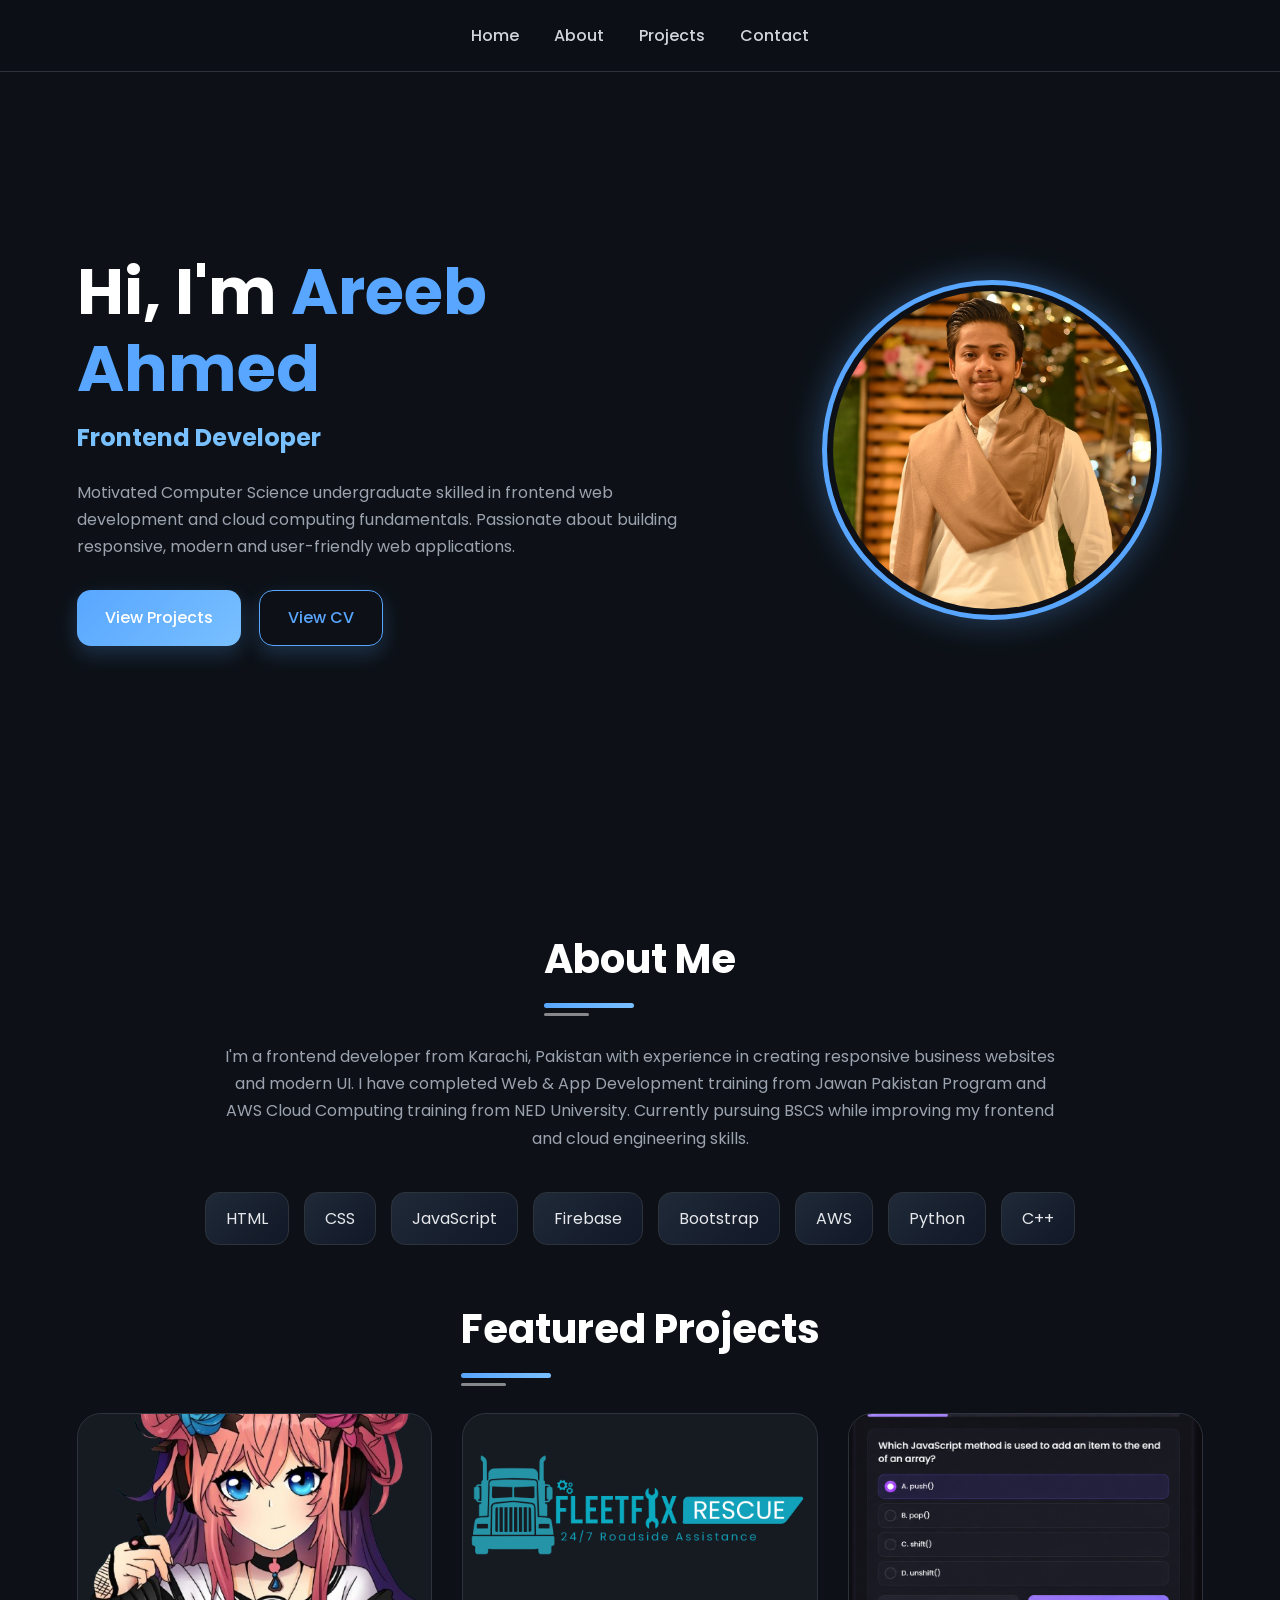
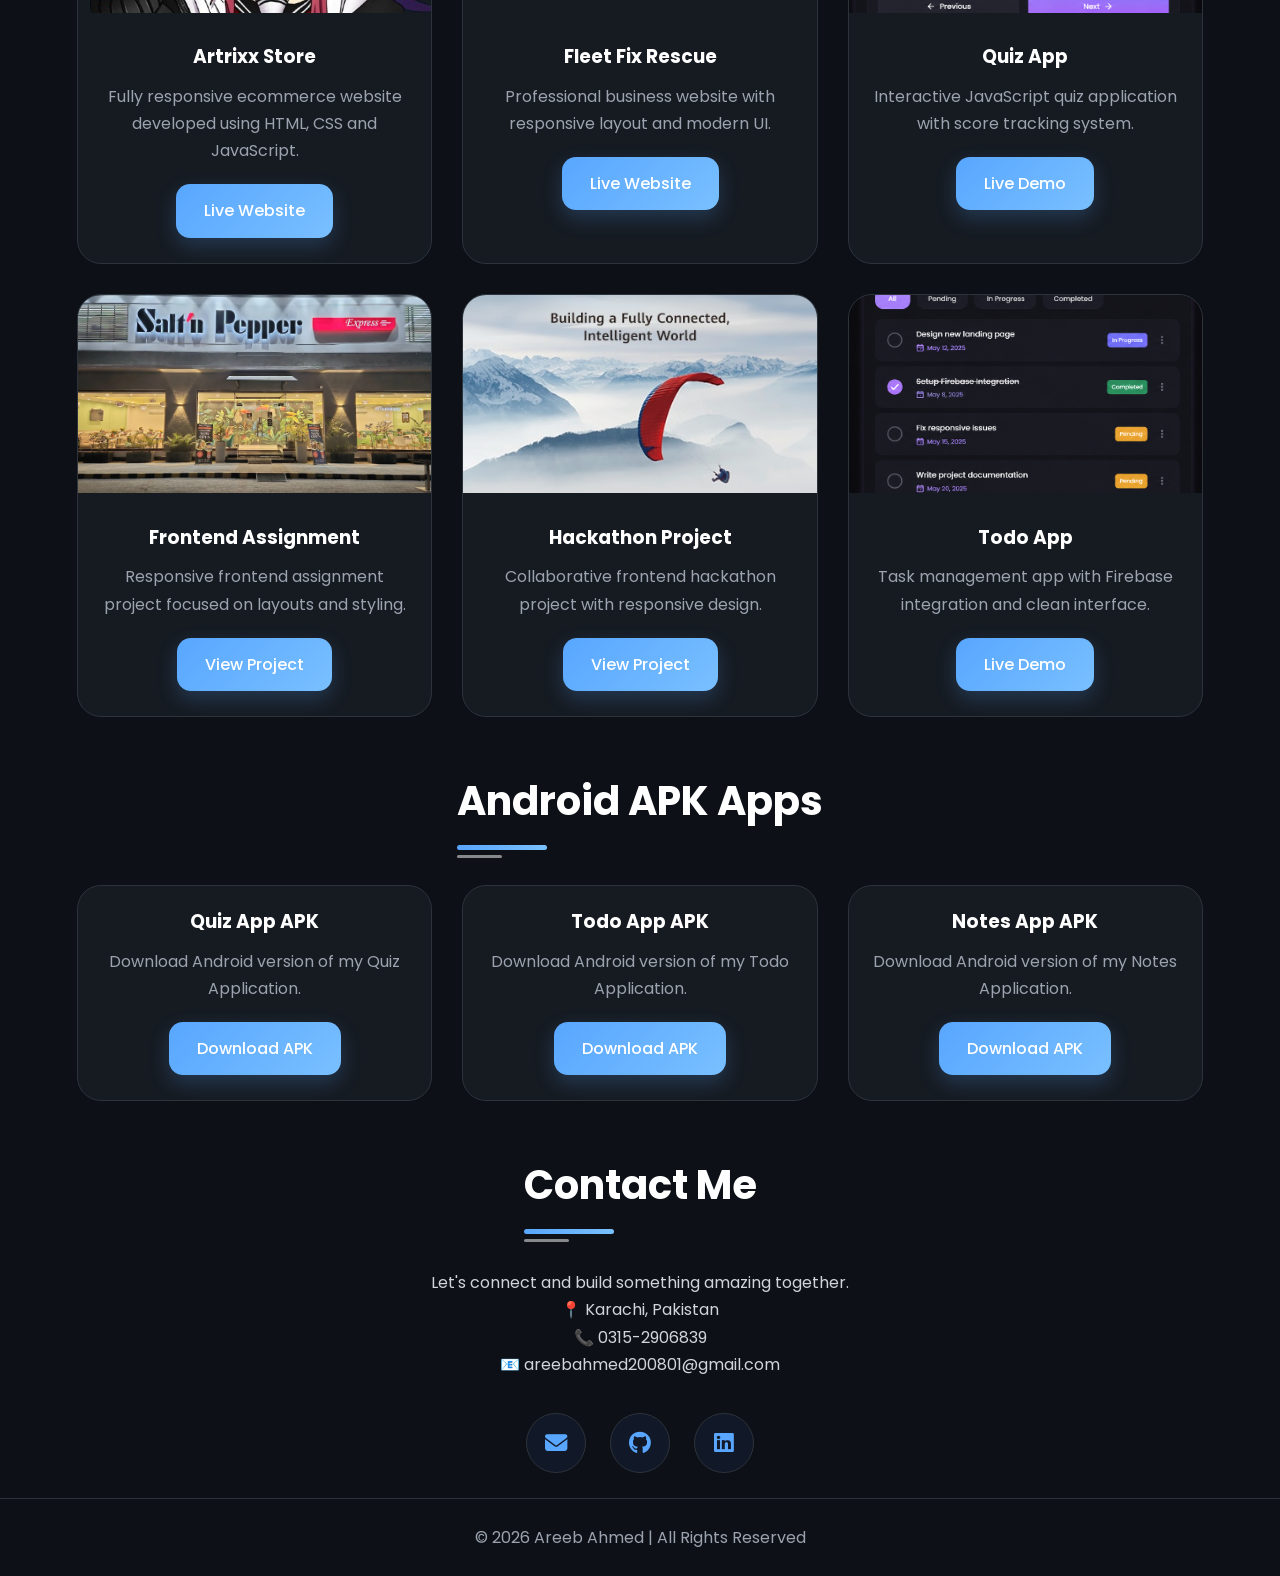
<file: index.html>
<!DOCTYPE html>
<html lang="en">

<head>

  <meta charset="UTF-8">

  <meta
    name="viewport"
    content="width=device-width, initial-scale=1.0"
  >

  <title>
    Areeb Ahmed | Portfolio
  </title>

  <link rel="stylesheet" href="style.css">
  <script defer src="script.js"></script>

  <!-- Google Font -->
  <link
    href="https://fonts.googleapis.com/css2?family=Poppins:wght@300;400;500;600;700&display=swap"
    rel="stylesheet"
  >

  <!-- Font Awesome -->
  <link
    rel="stylesheet"
    href="https://cdnjs.cloudflare.com/ajax/libs/font-awesome/6.5.0/css/all.min.css"
  >

<!-- Google tag (gtag.js) -->
<script async src="https://www.googletagmanager.com/gtag/js?id=G-TGKGLZ4XC0"></script>
<script>
  window.dataLayer = window.dataLayer || [];
  function gtag(){dataLayer.push(arguments);}
  gtag('js', new Date());

  gtag('config', 'G-TGKGLZ4XC0');
</script> 
</head>

<body>

  <!-- NAVBAR -->

  <nav class="navbar">

    <ul class="nav-links">

      <li><a href="#hero">Home</a></li>

      <li><a href="#about">About</a></li>

      <li><a href="#projects">Projects</a></li>

      <li><a href="#contact">Contact</a></li>

    </ul>

  </nav>


  <!-- HERO -->

  <section
    id="hero"
    class="section hero"
    style="  padding:100px 6% !important;"
  >

    <div class="hero-content">

      <h1>
        Hi, I'm
        <span>Areeb Ahmed</span>
      </h1>

      <h3>
        Frontend Developer
      </h3>

      <p class="intro">

        Motivated Computer Science undergraduate
        skilled in frontend web development and
        cloud computing fundamentals.

        Passionate about building responsive,
        modern and user-friendly web applications.

      </p>

      <div class="hero-buttons">

        <a href="#projects" class="btn">
          View Projects
        </a>

        <a
          href="CV/"
          target="_blank"
          class="btn secondary-btn"
        >
          View CV
        </a>

      </div>

    </div>


    <div class="hero-img">

      <img
        src="images/myimg1.jpeg"
        alt="Areeb Ahmed"
      >

    </div>

  </section>


  <!-- ABOUT -->

  <section
    id="about"
    class="section about"
  >

    <h2>
      About Me
    </h2>

    <p>

      I'm a frontend developer from Karachi,
      Pakistan with experience in creating
      responsive business websites and modern UI.

      I have completed Web & App Development
      training from Jawan Pakistan Program and
      AWS Cloud Computing training from
      NED University.

      Currently pursuing BSCS while improving
      my frontend and cloud engineering skills.

    </p>


    <div class="skills">

      <span>HTML</span>

      <span>CSS</span>

      <span>JavaScript</span>

      <span>Firebase</span>

      <span>Bootstrap</span>

      <span>AWS</span>

      <span>Python</span>

      <span>C++</span>

    </div>

  </section>


  <!-- PROJECTS -->

  <section
    id="projects"
    class="section projects"
  >

    <h2>
      Featured Projects
    </h2>

    <div class="project-grid">


      <div class="project-card">

        <img
          src="images/logo-removebg-preview.png"
          alt="Artrixx"
        >

        <h3>
          Artrixx Store
        </h3>

        <p>
          Fully responsive ecommerce website
          developed using HTML, CSS and JavaScript.
        </p>

        <a
          href="https://artrixx.store"
          target="_blank"
          class="btn"
        >
          Live Website
        </a>

      </div>


      <div class="project-card">

        <img
          src="images/logo.png"
          alt="Fleet Fix Rescue"
        >

        <h3>
          Fleet Fix Rescue
        </h3>

        <p>
          Professional business website with
          responsive layout and modern UI.
        </p>

        <a
          href="https://fleetfixrescue.com"
          target="_blank"
          class="btn"
        >
          Live Website
        </a>

      </div>


      <div class="project-card">

        <img
          src="images/quizimg.png"
          alt="Quiz App"
        >

        <h3>
          Quiz App
        </h3>

        <p>
          Interactive JavaScript quiz application
          with score tracking system.
        </p>

        <a
          href="https://areeb9206.github.io/Quiz-App/"
          target="_blank"
          class="btn"
        >
          Live Demo
        </a>

      </div>
<!-- Frontend Assignment -->

<div class="project-card">

  <img
    src="images/section-3-img7.png"
    alt="Frontend Assignment"
  >

  <h3>
    Frontend Assignment
  </h3>

  <p>
    Responsive frontend assignment project
    focused on layouts and styling.
  </p>

  <a
    href="https://areeb9206.github.io/18th-Assignment/"
    target="_blank"
    class="btn"
  >
    View Project
  </a>

</div>


<!-- Hackathon Project -->

<div class="project-card">

  <img
    src="images/bciw-en.jpg"
    alt="Hackathon"
  >

  <h3>
    Hackathon Project
  </h3>

  <p>
    Collaborative frontend hackathon
    project with responsive design.
  </p>

  <a
    href="https://areeb9206.github.io/Hackathon-/"
    target="_blank"
    class="btn"
  >
    View Project
  </a>

</div>


<!-- Todo App -->

<div class="project-card">

  <img
    src="images/todoimg.png"
    alt="Todo App"
  >

  <h3>
    Todo App
  </h3>

  <p>
    Task management app with Firebase
    integration and clean interface.
  </p>

  <a
    href="https://areeb9206.github.io/Todo-App/"
    target="_blank"
    class="btn"
  >
    Live Demo
  </a>

</div>
    </div>

  </section>

<!-- APK SECTION -->

<section
  id="apk"
  class="section projects"
>

  <h2>
    Android APK Apps
  </h2>

  <div class="project-grid">


    <!-- Quiz APK -->

    <div class="project-card">

      <h3>
        Quiz App APK
      </h3>

      <p>
        Download Android version of my
        Quiz Application.
      </p>

      <a
        href="Quiz-App/android/app-release.apk"
        download
        class="btn"
      >
        Download APK
      </a>

    </div>


    <!-- Todo APK -->

    <div class="project-card">

      <h3>
        Todo App APK
      </h3>

      <p>
        Download Android version of my
        Todo Application.
      </p>

      <a
        href="Todo-App/android/app-release.apk"
        download
        class="btn"
      >
        Download APK
      </a>

    </div>


    <!-- Notes APK -->

    <div class="project-card">

      <h3>
        Notes App APK
      </h3>

      <p>
        Download Android version of my
        Notes Application.
      </p>

      <a
        href="#"
        class="btn"
      >
        Download APK
      </a>

    </div>

  </div>

</section>

  <!-- CONTACT -->

  <section
    id="contact"
    class="section contact"
  >

    <h2>
      Contact Me
    </h2>

    <p>
      Let's connect and build something amazing together.
    </p>

    <div class="contact-details">

      <p>
        📍 Karachi, Pakistan
      </p>

      <p>
        📞 0315-2906839
      </p>

      <p>
        📧 areebahmed200801@gmail.com
      </p>

    </div>


    <div class="socials">

      <a
        href="mailto:areebahmed200801@gmail.com"
      >
        <i class="fas fa-envelope"></i>
      </a>

      <a
        href="https://github.com/areeb9206"
        target="_blank"
      >
        <i class="fab fa-github"></i>
      </a>

      <a
        href="https://www.linkedin.com"
        target="_blank"
      >
        <i class="fab fa-linkedin"></i>
      </a>

    </div>

  </section>


  <!-- FOOTER -->

  <footer>

    <p>
      © 2026 Areeb Ahmed | All Rights Reserved
    </p>

  </footer>


  <!-- JAVASCRIPT -->

 

</body>

</html>
</file>
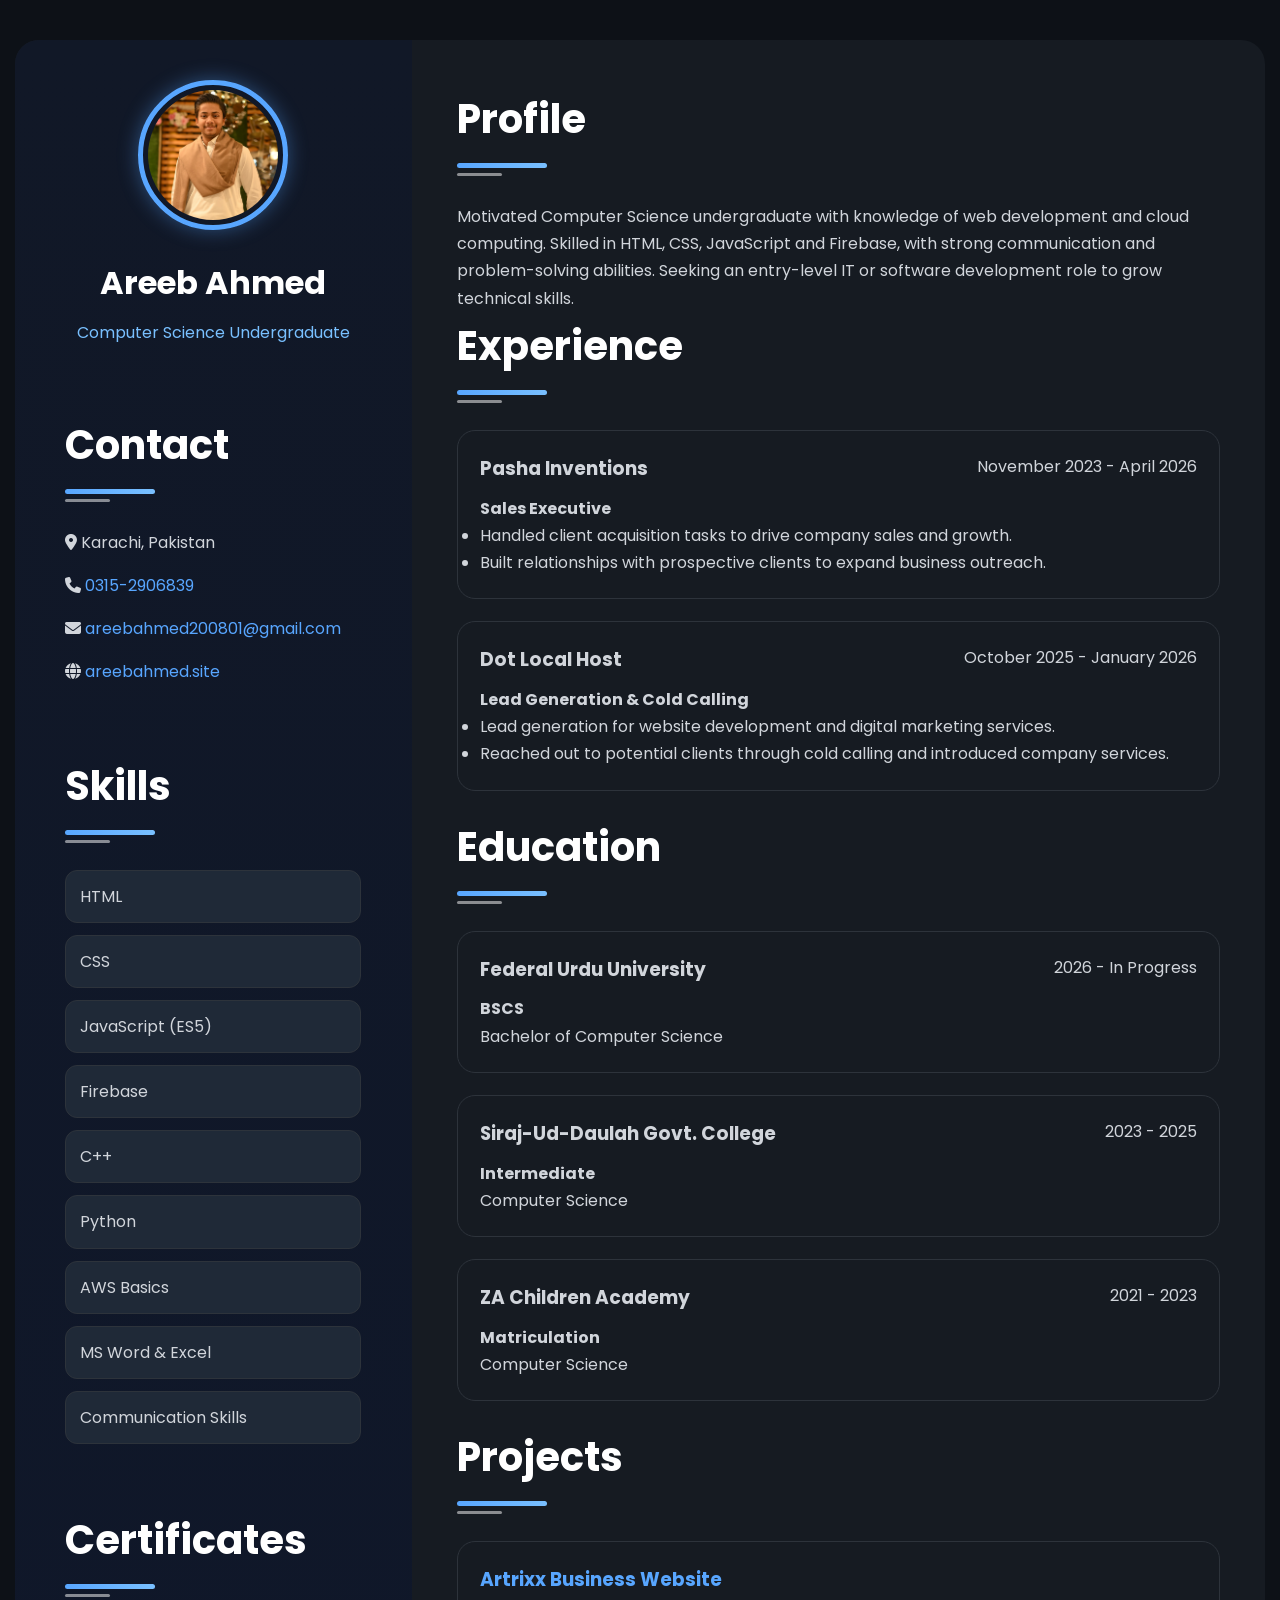
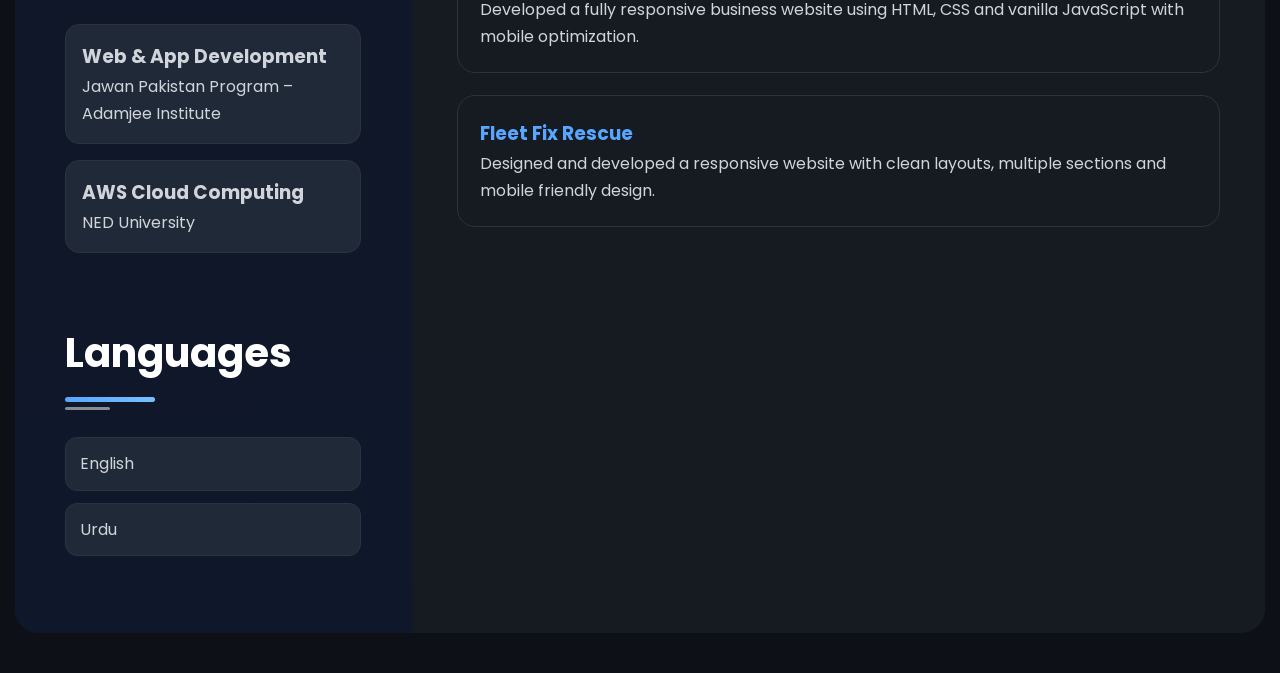
<file: CV/index.html>
<!DOCTYPE html>
<html lang="en">
<head>
  <meta charset="UTF-8" />
  <meta name="viewport" content="width=device-width, initial-scale=1.0" />
  <title>Areeb Ahmed | CV</title>

  <link rel="stylesheet" href="../style.css">
  <script defer src="../script.js"></script>

  <link
    href="https://fonts.googleapis.com/css2?family=Poppins:wght@300;400;500;600;700&display=swap"
    rel="stylesheet"
  />

  <link
    rel="stylesheet"
    href="https://cdnjs.cloudflare.com/ajax/libs/font-awesome/6.5.0/css/all.min.css"
  />

  <!-- Google tag (gtag.js) -->
<script async src="https://www.googletagmanager.com/gtag/js?id=G-TGKGLZ4XC0"></script>
<script>
  window.dataLayer = window.dataLayer || [];
  function gtag(){dataLayer.push(arguments);}
  gtag('js', new Date());

  gtag('config', 'G-TGKGLZ4XC0');
</script>
</head>

<body>

  <div class="cv-container">

    <!-- SIDEBAR -->
    <aside class="sidebar">

      <!-- PROFILE -->
      <div class="profile">

        <!-- Add your image -->
        <img src="../images/myimg1.jpeg" alt="Areeb Ahmed" class="profile-pic">

        <h1>Areeb Ahmed</h1>

        <p class="role">
          Computer Science Undergraduate
        </p>

      </div>

      <!-- CONTACT -->
      <div class="section">

        <h2>Contact</h2>

        <div class="contact-box">

          <p>
            <i class="fas fa-location-dot"></i>
            Karachi, Pakistan
          </p>

          <p>
            <i class="fas fa-phone"></i>
            <a href="tel:+923152906839">
              0315-2906839
            </a>
          </p>

          <p>
            <i class="fas fa-envelope"></i>
            <a href="mailto:areebahmed200801@gmail.com">
              areebahmed200801@gmail.com
            </a>
          </p>

          <p>
            <i class="fas fa-globe"></i>
            <a href="https://areebahmed.site" target="_blank">
              areebahmed.site
            </a>
          </p>

        </div>

      </div>

      <!-- SKILLS -->
      <div class="section">

        <h2>Skills</h2>

        <ul class="skills-list">

          <li>HTML</li>
          <li>CSS</li>
          <li>JavaScript (ES5)</li>
          <li>Firebase</li>
          <li>C++</li>
          <li>Python</li>
          <li>AWS Basics</li>
          <li>MS Word & Excel</li>
          <li>Communication Skills</li>

        </ul>

      </div>

      <!-- CERTIFICATES -->
      <div class="section">

        <h2>Certificates</h2>

        <div class="certificate-box">

          <h3>Web & App Development</h3>

          <p>
            Jawan Pakistan Program – Adamjee Institute
          </p>

        </div>

        <div class="certificate-box">

          <h3>AWS Cloud Computing</h3>

          <p>
            NED University
          </p>

        </div>

      </div>

      <!-- LANGUAGES -->
      <div class="section">

        <h2>Languages</h2>

        <ul class="language-list">

          <li>English</li>
          <li>Urdu</li>

        </ul>

      </div>

    </aside>

    <!-- MAIN CONTENT -->
    <main class="main-content">

      <!-- ABOUT -->
      <section>

        <h2>Profile</h2>

        <p>
          Motivated Computer Science undergraduate with knowledge of
          web development and cloud computing. Skilled in HTML, CSS,
          JavaScript and Firebase, with strong communication and
          problem-solving abilities. Seeking an entry-level IT or
          software development role to grow technical skills.
        </p>

      </section>

      <!-- EXPERIENCE -->
      <section>

        <h2>Experience</h2>

        <div class="card">

          <div class="top">

            <h3>Pasha Inventions</h3>

            <span>
              November 2023 - April 2026
            </span>

          </div>

          <h4>Sales Executive</h4>

          <ul>

            <li>
              Handled client acquisition tasks to drive company sales and growth.
            </li>

            <li>
              Built relationships with prospective clients to expand business outreach.
            </li>

          </ul>

        </div>

        <div class="card">

          <div class="top">

            <h3>Dot Local Host</h3>

            <span>
              October 2025 - January 2026
            </span>

          </div>

          <h4>Lead Generation & Cold Calling</h4>

          <ul>

            <li>
              Lead generation for website development and digital marketing services.
            </li>

            <li>
              Reached out to potential clients through cold calling and introduced company services.
            </li>

          </ul>

        </div>

      </section>

      <!-- EDUCATION -->
      <section>

        <h2>Education</h2>

        <div class="card">

          <div class="top">

            <h3>Federal Urdu University</h3>

            <span>
              2026 - In Progress
            </span>

          </div>

          <h4>BSCS</h4>

          <p>Bachelor of Computer Science</p>

        </div>

        <div class="card">

          <div class="top">

            <h3>Siraj-Ud-Daulah Govt. College</h3>

            <span>
              2023 - 2025
            </span>

          </div>

          <h4>Intermediate</h4>

          <p>Computer Science</p>

        </div>

        <div class="card">

          <div class="top">

            <h3>ZA Children Academy</h3>

            <span>
              2021 - 2023
            </span>

          </div>

          <h4>Matriculation</h4>

          <p>Computer Science</p>

        </div>

      </section>

      <!-- PROJECTS -->
      <section>

        <h2>Projects</h2>

        <div class="card">

          <h3>
            <a href="https://artrixx.store" target="_blank">
              Artrixx Business Website
            </a>
          </h3>

          <p>
            Developed a fully responsive business website using
            HTML, CSS and vanilla JavaScript with mobile optimization.
          </p>

        </div>

        <div class="card">

          <h3>
            <a href="https://fleetfixrescue.com/" target="_blank">
              Fleet Fix Rescue
            </a>
          </h3>
          <p>
            Designed and developed a responsive website with clean layouts,
            multiple sections and mobile friendly design.
          </p>

        </div>

      </section>

    </main>

  </div>
  <script>

    /* Smooth Card Hover Animation */
    var cards = document.querySelectorAll(".card");
    
    cards.forEach(function(card){
    
      card.addEventListener("mouseenter", function(){
    
        card.style.transform = "translateY(-8px)";
        card.style.transition = "0.35s ease";
    
      });
    
      card.addEventListener("mouseleave", function(){
    
        card.style.transform = "translateY(0px)";
    
      });
    
    });
    
    
    /* Typing Effect For Role */
    var role = document.querySelector(".role");
    
    var text = "Computer Science Undergraduate";
    
    var index = 0;
    
    role.innerHTML = "";
    
    function typeEffect(){
    
      if(index < text.length){
    
        role.innerHTML += text.charAt(index);
    
        index++;
    
        setTimeout(typeEffect, 70);
    
      }
    
    }
    
    typeEffect();
    
    
    /* Section Fade Animation */
    var sections = document.querySelectorAll("section");
    
    var observer = new IntersectionObserver(function(entries){
    
      entries.forEach(function(entry){
    
        if(entry.isIntersecting){
    
          entry.target.classList.add("show-section");
    
        }
    
      });
    
    }, {
      threshold:0.15
    });
    
    sections.forEach(function(section){
    
      observer.observe(section);
    
    });
    
    
    </script>
</body>
</html>
</file>
<file: style.css>
/* =========================
        GLOBAL
========================= */

*{
  margin:0;
  padding:0;
  box-sizing:border-box;
  font-family:'Poppins',sans-serif;
}

html{
  scroll-behavior:smooth;
}

:root{

  --bg:#0d1117;
  --card:#161b22;
  --sidebar:#111827;

  --text:#d1d5db;
  --heading:#ffffff;

  --primary:#58a6ff;
  --primary-light:#79c0ff;

  --border:#2d333b;

}

body{
  background:var(--bg);
  color:var(--text);
  line-height:1.7;
  overflow-x:hidden;
}

a{
  text-decoration:none;
  color:var(--primary);
}

a:hover{
  color:var(--primary-light);
}

/* =========================
        NAVBAR
========================= */

.navbar{

  width:100%;
  padding:22px 10%;

  position:fixed;
  top:0;

  z-index:1000;

  display:flex;
  justify-content:center;

  background:rgba(13,17,23,0.88);

  backdrop-filter:blur(14px);

  border-bottom:1px solid var(--border);

}

.nav-links{

  display:flex;
  gap:35px;

  list-style:none;

}

.nav-links a{

  color:var(--text);

  position:relative;

  transition:0.3s;

  font-weight:500;

}

.nav-links a::after{

  content:"";

  position:absolute;

  left:0;
  bottom:-6px;

  width:0%;
  height:3px;

  border-radius:20px;

  background:linear-gradient(
    90deg,
    var(--primary),
    var(--primary-light)
  );

  transition:0.3s;

}

.nav-links a:hover::after{
  width:100%;
}

/* =========================
        SECTION
========================= */

.section{

  padding:110px 10%;

  opacity:0;

  transform:translateY(40px);

  transition:
  opacity 0.8s ease,
  transform 0.8s ease;

}

.section.show{

  opacity:1;
  transform:translateY(0);

}

/* =========================
        HEADINGS
========================= */

h2{

  position:relative;

  display:inline-block;

  font-size:2.5rem;

  color:#fff;

  margin-bottom:35px;

  padding-bottom:15px;

}

h2::after{

  content:"";

  position:absolute;

  left:0;
  bottom:0;

  width:90px;
  height:5px;

  border-radius:20px;

  background:linear-gradient(
    90deg,
    var(--primary),
    var(--primary-light)
  );

}

h2::before{

  content:"";

  position:absolute;

  left:0;
  bottom:-8px;

  width:45px;
  height:3px;

  border-radius:20px;

  background:#fff;

  opacity:0.5;

}

/* =========================
        HERO
========================= */

.hero{

  min-height:100vh;

  display:grid;

  grid-template-columns:1.2fr 0.8fr;

  align-items:center;

  gap:70px;

  padding-top:140px;

}

.hero-content h1{

  font-size:4rem;

  line-height:1.2;

  margin-bottom:10px;

  color:#fff;

}

.hero-content span{
  color:var(--primary);
}

.hero-content h3{

  color:var(--primary-light);

  font-size:1.5rem;

  margin-bottom:20px;

}

.intro{

  color:#9ca3af;

  margin-bottom:30px;

  max-width:650px;

}

.hero-buttons{

  display:flex;
  gap:18px;
  flex-wrap:wrap;

}

.hero-img{

  display:flex;
  justify-content:center;

}

.hero-img img{

  width:340px;
  height:340px;

  object-fit:cover;

  border-radius:50%;

  border:5px solid var(--primary);

  padding:6px;

  box-shadow:
  0 0 35px rgba(88,166,255,0.35);

}

/* =========================
        BUTTONS
========================= */

.btn{

  display:inline-flex;

  align-items:center;
  justify-content:center;

  padding:13px 28px;

  border-radius:14px;

  background:linear-gradient(
    135deg,
    var(--primary),
    var(--primary-light)
  );

  color:#fff;

  font-weight:500;

  transition:0.3s;

  box-shadow:
  0 8px 20px rgba(88,166,255,0.22);

}

.btn:hover{

  transform:translateY(-4px);

  box-shadow:
  0 14px 28px rgba(88,166,255,0.35);

  color:#fff;

}

.secondary-btn{

  background:transparent;

  border:1px solid var(--primary);

  color:var(--primary);

}

.secondary-btn:hover{

  background:linear-gradient(
    135deg,
    var(--primary),
    var(--primary-light)
  );

  color:#fff;

}

/* =========================
        ABOUT
========================= */

.about{
  text-align:center;
}

.about p{

  max-width:850px;
  margin:auto;

  color:#9ca3af;

}

.skills{

  margin-top:40px;

  display:flex;
  flex-wrap:wrap;

  justify-content:center;

  gap:15px;

}

.skills span{

  background:linear-gradient(
    135deg,
    #1f2937,
    #111827
  );

  color:#e5e7eb;

  padding:12px 20px;

  border-radius:14px;

  border:1px solid var(--border);

  transition:0.3s;

}

.skills span:hover{

  transform:translateY(-4px);

  border-color:var(--primary);

}

/* =========================
        PROJECTS
========================= */

.projects{
  text-align:center;
}

.project-grid{

  display:grid;

  grid-template-columns:
  repeat(auto-fit,minmax(300px,1fr));

  gap:30px;

}

.project-card{

  background:var(--card);

  border:1px solid var(--border);

  border-radius:24px;

  overflow:hidden;

  transition:0.4s;

}

.project-card:hover{

  transform:translateY(-10px);

  border-color:var(--primary);

}

.project-card img{

  width:100%;

  aspect-ratio:16/9;

  object-fit:cover;

}

.project-card h3{

  color:#fff;

  margin:20px 20px 10px;

}

.project-card p{

  color:#9ca3af;

  padding:0 20px;

  margin-bottom:20px;

}

.project-card .btn{

  margin:0 20px 25px;

}

/* =========================
        CV
========================= */

.cv-container{

  max-width:1250px;

  margin:40px auto;

  display:flex;
  flex-wrap:wrap;

  border-radius:24px;

  overflow:hidden;

  background:var(--card);

}

.sidebar{

  flex:1 1 320px;

  background:linear-gradient(
    180deg,
    #111827,
    #0f172a
  );

  padding:40px 30px;

}

.profile{
  text-align:center;
  margin-bottom:40px;
}

.profile-pic{

  width:150px;
  height:150px;

  object-fit:cover;

  border-radius:50%;

  border:5px solid var(--primary);

  padding:5px;

  box-shadow:
  0 0 20px rgba(88,166,255,0.4);

  margin-bottom:18px;

}

.profile h1{

  font-size:2rem;
  color:#fff;

}

.role{

  color:var(--primary-light);

  margin-top:8px;

}

.contact-box p{
  margin-bottom:16px;
}

.skills-list,
.language-list{

  list-style:none;

}

.skills-list li,
.language-list li{

  background:#1f2937;

  margin-bottom:12px;

  padding:12px 14px;

  border-radius:12px;

  border:1px solid var(--border);

}

.main-content{

  flex:2 1 700px;

  padding:45px;

}

.card{

  background:#161b22;

  border:1px solid var(--border);

  border-radius:18px;

  padding:22px;

  margin-bottom:22px;

  transition:0.3s;

}

.card:hover{

  transform:translateY(-5px);

  border-color:var(--primary);

}

.top{

  display:flex;

  justify-content:space-between;

  flex-wrap:wrap;

  gap:20px;

  margin-bottom:10px;

}

.certificate-box{

  background:#1f2937;

  padding:16px;

  border-radius:14px;

  margin-bottom:16px;

  border:1px solid var(--border);

}

/* =========================
        CONTACT
========================= */

.contact{
  text-align:center;
}

.socials{

  margin-top:35px;

}

.socials a{

  width:60px;
  height:60px;

  display:inline-flex;

  justify-content:center;
  align-items:center;

  margin:0 10px;

  border-radius:50%;

  background:#111827;

  border:1px solid var(--border);

  color:var(--primary);

  font-size:1.4rem;

}

/* =========================
        FOOTER
========================= */

footer{

  padding:25px;

  text-align:center;

  border-top:1px solid var(--border);

  color:#9ca3af;

}

.section{
  padding:25px 6% !important;
}

/* =========================
        RESPONSIVE
========================= */

@media(max-width:950px){

  .hero{

    grid-template-columns:1fr;

    text-align:center;

    gap:40px;

  }

  .hero-content{

    order:2;

  }

  .hero-img{

    order:1;

    margin-top:20px;

  }

  .hero-buttons{

    justify-content:center;

  }

}

@media(max-width:768px){
  .hero{

    padding-top:140px;
  
  }
  
  .hero-img img{
  
    width:240px;
    height:240px;
  
  }

  .nav-links{
    gap:18px;
    flex-wrap:wrap;
  }

  .hero-content h1{
    font-size:2.8rem;
  }

  .hero-img img{

    width:260px;
    height:260px;

  }

  h2{
    font-size:2rem;
  }

  .cv-container{
    flex-direction:column;
  }



  h2{
    text-align:center;
    display:block;
  }

  h2::after,
  h2::before{
    left:50%;
    transform:translateX(-50%);
  }


.section{
  padding:70px 7%;
}



  body{
    padding:10px;
  }

  .cv-container{
    margin:10px 0;
    border-radius:16px;
  }

  .sidebar,
  .main-content{
    padding:20px 15px;
  }



}

@media(max-width:480px){

  .hero-content h1{
    font-size:2.2rem;
  }

  .hero-img img{

    width:220px;
    height:220px;

  }
  .section{
    padding:60px 6%;
  }

}
</file>
